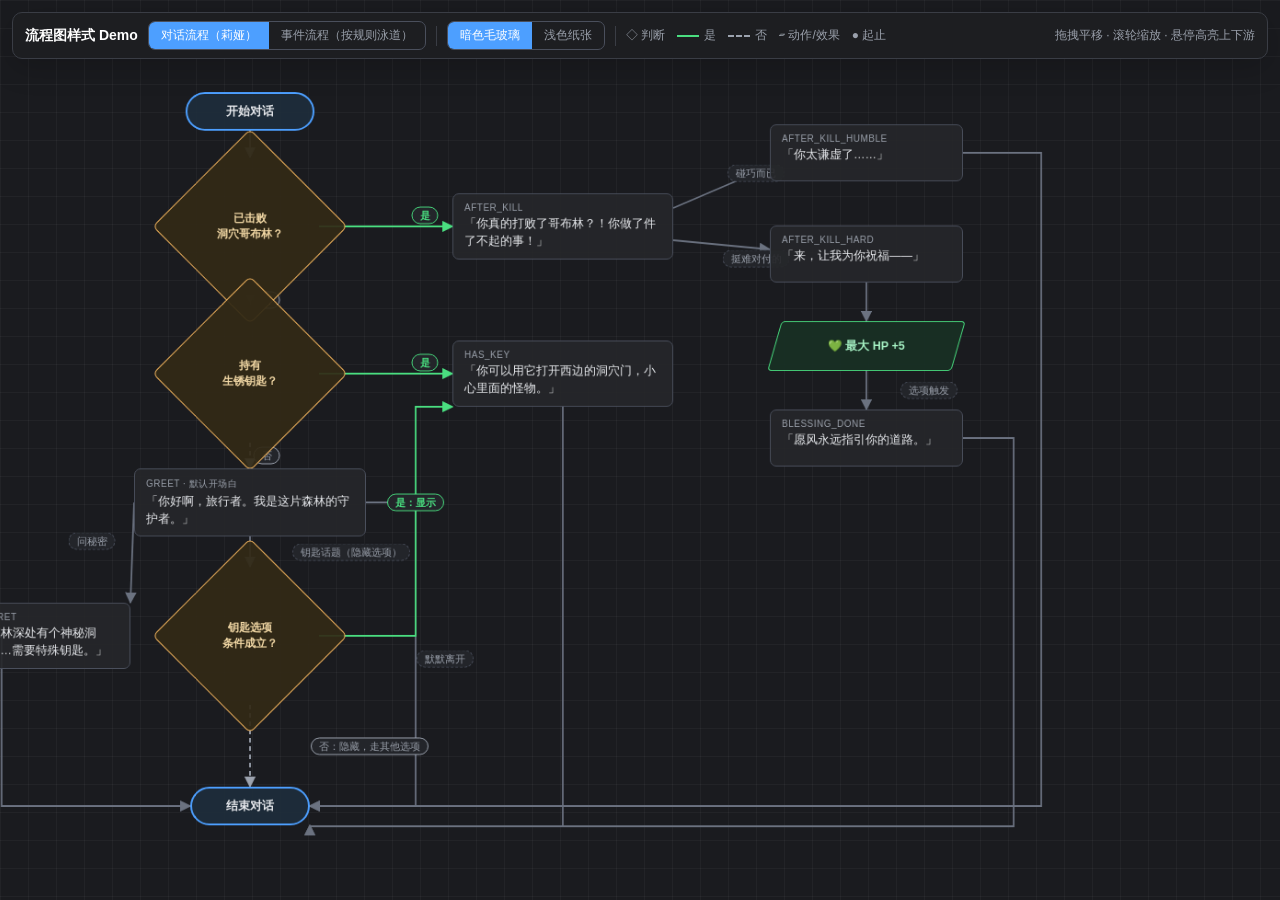
<file: demo_graph_style.html>
<!DOCTYPE html>
<html lang="zh-CN">
<head>
<meta charset="UTF-8">
<meta name="viewport" content="width=device-width, initial-scale=1.0">
<title>对话/事件 流程图样式 Demo</title>
<style>
/* ============================================================
   标准流程图样式 Demo（可双击直接打开，纯静态）
   符号：● 胶囊=起止  ▭ 矩形=过程（对话台词） ◇ 菱形=判断（条件）
         ▱ 平行四边形=动作（效果）   箭头边：是=绿 / 否=灰红
   双皮肤：dark-glass（暗色毛玻璃，与编辑器同体系）/ paper（浅色纸张）
   ============================================================ */
:root { --accent:#4d9fff; --font:-apple-system,"Segoe UI","Microsoft YaHei",sans-serif; }
* { box-sizing:border-box; margin:0; padding:0; }
html,body { height:100%; overflow:hidden; font-family:var(--font); }

body[data-theme="dark"] {
  --bg:#141518; --canvas:#1a1b1f; --grid:rgba(255,255,255,.035);
  --proc-bg:rgba(38,39,43,.9); --proc-border:#4a4f5c; --proc-text:#e8eaee; --proc-sub:#9aa0ab;
  --term-bg:rgba(30,46,60,.9); --term-border:#4d9fff;
  --dec-bg:rgba(50,42,22,.92); --dec-border:#f0b35e; --dec-text:#f3d9a6;
  --act-bg:rgba(24,48,36,.92); --act-border:#4ade80; --act-text:#a7f3c5;
  --edge:#6b7280; --edge-yes:#4ade80; --edge-no:#9ca3af;
  --edge-label-bg:#23252a; --panel-bg:rgba(30,31,34,.92); --panel-border:#3a3d45;
  --swim:#34383f; --title:#fff; --muted:#9aa0ab;
  color-scheme:dark;
}
body[data-theme="paper"] {
  --bg:#eceff3; --canvas:#f7f8fa; --grid:rgba(30,41,59,.07);
  --proc-bg:#ffffff; --proc-border:#aab4c2; --proc-text:#1f2937; --proc-sub:#6b7280;
  --term-bg:#e8f1ff; --term-border:#2563eb;
  --dec-bg:#fff7e0; --dec-border:#d97706; --dec-text:#92400e;
  --act-bg:#e9f9ef; --act-border:#16a34a; --act-text:#166534;
  --edge:#64748b; --edge-yes:#16a34a; --edge-no:#94a3b8;
  --edge-label-bg:#ffffff; --panel-bg:#ffffff; --panel-border:#d6dbe3;
  --swim:#cbd2dd; --title:#0f172a; --muted:#64748b;
  color-scheme:light;
}
body { background:var(--bg); color:var(--proc-text); }

.demo-bar {
  position:fixed; top:12px; left:12px; right:12px; z-index:50;
  display:flex; align-items:center; gap:10px; flex-wrap:wrap;
  background:var(--panel-bg); border:1px solid var(--panel-border);
  backdrop-filter:blur(14px); -webkit-backdrop-filter:blur(14px);
  border-radius:10px; padding:8px 12px; font-size:13px;
  box-shadow:0 8px 30px rgba(0,0,0,.18);
}
.demo-bar b { font-size:14px; color:var(--title); }
.demo-bar .sep { width:1px; height:20px; background:var(--panel-border); }
.seg { display:flex; border:1px solid var(--proc-border); border-radius:7px; overflow:hidden; }
.seg button { border:0; background:transparent; color:var(--muted); padding:5px 12px;
  cursor:pointer; font-family:inherit; font-size:12px; }
.seg button.on { background:var(--accent); color:#fff; }
.legend { display:flex; gap:12px; font-size:12px; color:var(--muted); flex-wrap:wrap; }
.legend span { display:flex; align-items:center; gap:5px; }
.legend i { width:22px; height:0; border-top:2px solid var(--edge); }
.legend i.yes { border-top-color:var(--edge-yes); }
.legend i.no { border-top:2px dashed var(--edge-no); }
.hint { color:var(--muted); font-size:12px; margin-left:auto; }

#viewport { position:fixed; inset:0; overflow:hidden; cursor:grab;
  background:
   linear-gradient(var(--grid) 1px, transparent 1px),
   linear-gradient(90deg, var(--grid) 1px, transparent 1px),
   var(--canvas);
  background-size:28px 28px; }
#viewport.dragging { cursor:grabbing; }
#world { position:absolute; left:0; top:0; transform-origin:0 0; will-change:transform; }
#edges { position:absolute; overflow:visible; }
#edges polyline { fill:none; stroke:var(--edge); stroke-width:1.8; }
#edges polyline.yes { stroke:var(--edge-yes); }
#edges polyline.no { stroke:var(--edge-no); stroke-dasharray:5 4; }
#edges polyline.dim, .shape.dim { opacity:.12; transition:opacity .12s; }
.shape { transition:opacity .12s, box-shadow .15s, border-color .15s; cursor:pointer; }
.shape:hover, .shape.hl { box-shadow:0 0 0 3px rgba(77,159,255,.22), 0 6px 20px rgba(0,0,0,.2); }

/* 起止：胶囊 */
.term {
  position:absolute; border-radius:999px;
  background:var(--term-bg); border:2px solid var(--term-border);
  color:var(--proc-text);
  display:flex; align-items:center; justify-content:center;
  font-size:13px; font-weight:600; text-align:center; padding:0 14px;
}
/* 过程：矩形（对话台词/规则处理） */
.proc {
  position:absolute; border-radius:7px;
  background:var(--proc-bg); border:1.6px solid var(--proc-border);
  color:var(--proc-text); padding:9px 12px;
}
.proc .pid { font-size:10px; letter-spacing:.5px; color:var(--proc-sub);
  text-transform:uppercase; margin-bottom:3px; }
.proc .ptext { font-size:12.5px; line-height:1.5; }
.proc.entry { border-left:4px solid var(--accent); }
.proc .tag-eff { display:inline-block; font-size:10.5px; color:var(--act-text);
  border:1px solid var(--act-border); border-radius:4px; padding:0 5px; margin-top:4px; }

/* 判断：菱形（外旋转 45°，内反向放字） */
.dec {
  position:absolute; transform:rotate(45deg);
  background:var(--dec-bg); border:1.8px solid var(--dec-border);
  display:flex; align-items:center; justify-content:center;
  border-radius:6px;
}
.dec .d-inner { transform:rotate(-45deg); width:118px; text-align:center;
  font-size:12px; line-height:1.4; color:var(--dec-text); font-weight:600; }
.dec.wide .d-inner { width:150px; }

/* 动作：平行四边形（效果/输入输出） */
.act {
  position:absolute; transform:skewX(-16deg);
  background:var(--act-bg); border:1.6px solid var(--act-border);
  display:flex; align-items:center; justify-content:center;
  border-radius:4px;
}
.act .a-inner { transform:skewX(16deg); font-size:12.5px; color:var(--act-text);
  font-weight:600; text-align:center; padding:0 16px; }

/* 忽略/不触发 小终止胶囊 */
.ignore {
  position:absolute; border-radius:999px; font-size:11px;
  border:1.5px dashed var(--edge-no); color:var(--muted);
  display:flex; align-items:center; justify-content:center; text-align:center; padding:0 10px;
  background:transparent;
}

/* 边标签（是/否/选项文字） */
.elab {
  position:absolute; transform:translate(-50%,-50%);
  background:var(--edge-label-bg); border:1px solid var(--proc-border);
  color:var(--muted); font-size:11px; padding:1px 8px; border-radius:10px;
  white-space:nowrap; pointer-events:auto; max-width:230px;
  overflow:hidden; text-overflow:ellipsis;
}
.elab.yes { color:var(--edge-yes); border-color:var(--edge-yes); font-weight:700; }
.elab.no  { color:var(--muted); border-color:var(--edge-no); }
.elab.choice { border-style:dashed; }

/* 泳道（事件视图） */
.swim {
  position:absolute; border:1.5px dashed var(--swim); border-radius:14px;
}
.swim .sw-title { position:absolute; top:-10px; left:16px; background:var(--canvas);
  padding:0 8px; font-size:11.5px; color:var(--muted); letter-spacing:1px; }

#tip { position:fixed; z-index:60; pointer-events:none; display:none; max-width:300px;
  background:var(--panel-bg); border:1px solid var(--panel-border); border-radius:9px;
  padding:9px 11px; font-size:12px; line-height:1.55; box-shadow:0 10px 34px rgba(0,0,0,.28); }
#tip h4 { font-size:12px; margin-bottom:4px; color:var(--title); }
#tip .muted { color:var(--muted); }
</style>
</head>
<body data-theme="dark">

<div class="demo-bar">
  <b>流程图样式 Demo</b>
  <div class="seg" id="view-seg">
    <button data-view="dialogue" class="on">对话流程（莉娅）</button>
    <button data-view="events">事件流程（按规则泳道）</button>
  </div>
  <div class="sep"></div>
  <div class="seg" id="theme-seg">
    <button data-theme="dark" class="on">暗色毛玻璃</button>
    <button data-theme="paper">浅色纸张</button>
  </div>
  <div class="sep"></div>
  <div class="legend">
    <span>◇ 判断</span><span><i class="yes"></i>是</span><span><i class="no"></i>否</span>
    <span>▱ 动作/效果</span><span>● 起止</span>
  </div>
  <span class="hint">拖拽平移 · 滚轮缩放 · 悬停高亮上下游</span>
</div>

<div id="viewport"><div id="world">
  <div id="swims"></div>
  <svg id="edges">
    <defs>
      <marker id="ar" viewBox="0 0 10 10" refX="9" refY="5" markerWidth="7" markerHeight="7" orient="auto-start-reverse">
        <path d="M0,0 L10,5 L0,10 z" fill="#6b7280"></path>
      </marker>
      <marker id="ar-yes" viewBox="0 0 10 10" refX="9" refY="5" markerWidth="7" markerHeight="7" orient="auto-start-reverse">
        <path d="M0,0 L10,5 L0,10 z" fill="#4ade80"></path>
      </marker>
      <marker id="ar-no" viewBox="0 0 10 10" refX="9" refY="5" markerWidth="7" markerHeight="7" orient="auto-start-reverse">
        <path d="M0,0 L10,5 L0,10 z" fill="#9ca3af"></path>
      </marker>
    </defs>
  </svg>
  <div id="labels"></div>
  <div id="nodes"></div>
</div></div>
<div id="tip"></div>

<script>
/* 坐标均为形状中心点（菱形 h/w 为旋转前边长，锚点取四个顶点） */
const D = 150; // 菱形边长

/* ============ 视图 1：对话流程图（真实数据：森林精灵莉娅） ============ */
const DIALOGUE = {
  width: 1180, height: 900,
  nodes: [
    { id:"start", shape:"term", cx:250, cy:45,  w:140, h:42, text:"开始对话" },
    { id:"d_kill", shape:"dec", cx:250, cy:170, w:D, h:D, wide:true,
      text:"已击败<br>洞穴哥布林？", tip:"问候规则①：enemy_killed = cave_goblin" },
    { id:"d_key", shape:"dec", cx:250, cy:330, w:D, h:D, wide:true,
      text:"持有<br>生锈钥匙？", tip:"问候规则②：has_item = rusty_key" },
    { id:"greet", shape:"proc", cx:250, cy:470, w:252, h:74, entry:true,
      title:"greet · 默认开场白",
      text:"「你好啊，旅行者。我是这片森林的守护者。」",
      tip:"过程节点 = NPC 的一句台词（对话树节点）" },
    { id:"d_opt", shape:"dec", cx:250, cy:615, w:D, h:D,
      text:"钥匙选项<br>条件成立？", tip:"选项自带 if：has_item=rusty_key；不成立则该选项对玩家隐藏" },
    { id:"end", shape:"term", cx:250, cy:800, w:130, h:42, text:"结束对话" },

    { id:"secret", shape:"proc", cx:30, cy:615, w:180, h:72,
      title:"secret", text:"「森林深处有个神秘洞穴……需要特殊钥匙。」" },

    { id:"after_kill", shape:"proc", cx:590, cy:170, w:240, h:72,
      title:"after_kill", text:"「你真的打败了哥布林？！你做了件了不起的事！」" },
    { id:"has_key", shape:"proc", cx:590, cy:330, w:240, h:72,
      title:"has_key", text:"「你可以用它打开西边的洞穴门，小心里面的怪物。」" },

    { id:"humble", shape:"proc", cx:920, cy:90, w:210, h:62,
      title:"after_kill_humble", text:"「你太谦虚了……」" },
    { id:"hard", shape:"proc", cx:920, cy:200, w:210, h:62,
      title:"after_kill_hard", text:"「来，让我为你祝福——」" },
    { id:"bless", shape:"act", cx:920, cy:300, w:200, h:54,
      text:"💚 最大 HP +5", tip:"动作节点 = 选项挂的效果（max_hp）" },
    { id:"done", shape:"proc", cx:920, cy:400, w:210, h:62,
      title:"blessing_done", text:"「愿风永远指引你的道路。」" },
  ],
  edges: [
    { p:[[250,66],[250,95]] },
    { p:[[325,170],[590-120,170]], kind:"yes", label:"是", lx:440, ly:158 },
    { p:[[250,245],[250,255]], kind:"no", label:"否", lx:268, ly:250 },
    { p:[[325,330],[590-120,330]], kind:"yes", label:"是", lx:440, ly:318 },
    { p:[[250,405],[250,433]], kind:"no", label:"否", lx:268, ly:419 },
    // greet 三选项
    { p:[[124,470],[30+90,579]], label:"问秘密", lx:78, ly:512, cls:"choice" },
    { p:[[250,507],[250,540]], label:"钥匙话题（隐藏选项）", lx:360, ly:524, cls:"choice" },
    { p:[[376,470],[430,470],[430,800],[315,800]], label:"默默离开", lx:462, ly:640, cls:"choice" },
    // d_opt 判断
    { p:[[325,615],[430,615],[430,366],[590-120,366]], kind:"yes", label:"是：显示", lx:430, ly:470 },
    { p:[[250,690],[250,779]], kind:"no", label:"否：隐藏，走其他选项", lx:380, ly:735 },
    { p:[[30-90,615],[-20,615],[-20,800],[185,800]] },
    // after_kill 两选项
    { p:[[710,150],[920-105,105]], label:"碰巧而已", lx:800, ly:112, cls:"choice" },
    { p:[[710,185],[920-105,195]], label:"挺难对付的", lx:800, ly:205, cls:"choice" },
    { p:[[920,231],[920,273]] },
    { p:[[920,327],[920,369]], label:"选项触发", lx:988, ly:348, cls:"choice" },
    // 右侧分支回流到结束（贴画布右边走，避免穿主干）
    { p:[[920+105,90],[1110,90],[1110,800],[315,800]] },
    { p:[[920+105,400],[1080,400],[1080,822],[315,822],[315,821]] },
    // has_key → 结束
    { p:[[590,366],[590,822],[315,822],[315,821]] },
  ]
};

/* ============ 视图 2：事件流程（三条规则 = 三条泳道） ============ */
const EVENTS = {
  width: 1180, height: 640,
  swims: [
    { x:30,  y:20, w:330, h:600, title:"规则 1 · ITEM_TAKEN" },
    { x:395, y:20, w:330, h:600, title:"规则 2 · ENEMY_KILLED" },
    { x:760, y:20, w:390, h:600, title:"规则 3 · SCENE_ENTER（含 when）" },
  ],
  nodes: [
    // 泳道1
    { id:"e1s", shape:"term", cx:195, cy:62,  w:170, h:42, text:"事件：拾取物品" },
    { id:"e1d", shape:"dec",  cx:195, cy:190, w:160, h:160, wide:true,
      text:"物品=锈钥匙<br>且 地点=森林？", tip:"if：事件参数全等匹配（item_id + from_scene）" },
    { id:"e1ig",shape:"ignore",cx:345,cy:190, w:70, h:34, text:"忽略" },
    { id:"e1p", shape:"proc", cx:195, cy:340, w:250, h:60,
      title:"rusty_key_unlocks_cave", text:"命中规则：锈钥匙解锁洞穴门" },
    { id:"e1a", shape:"act",  cx:195, cy:450, w:220, h:54, text:"🔓 解锁 森林→洞穴" },
    { id:"e1e", shape:"term", cx:195, cy:560, w:120, h:42, text:"结束" },
    // 泳道2
    { id:"e2s", shape:"term", cx:560, cy:62,  w:170, h:42, text:"事件：敌人被击败" },
    { id:"e2d", shape:"dec",  cx:560, cy:190, w:150, h:150,
      text:"敌人=<br>洞穴哥布林？", tip:"if：enemy_id 全等；ENEMY_KILLED 只在敌人死亡时触发" },
    { id:"e2ig",shape:"ignore",cx:705,cy:190, w:70, h:34, text:"忽略" },
    { id:"e2p", shape:"proc", cx:560, cy:340, w:250, h:60,
      title:"kill_goblin_potion", text:"命中规则：击杀哥布林得药水" },
    { id:"e2a", shape:"act",  cx:560, cy:450, w:220, h:54, text:"🧪 给予 治疗药水 ×1" },
    { id:"e2e", shape:"term", cx:560, cy:560, w:120, h:42, text:"结束" },
    // 泳道3（when 双判断）
    { id:"e3s", shape:"term", cx:955, cy:62,  w:170, h:42, text:"事件：进入场景" },
    { id:"e3d1",shape:"dec",  cx:955, cy:175, w:150, h:150,
      text:"场景=<br>星之城？", tip:"if：scene_id 全等" },
    { id:"e3ig1",shape:"ignore",cx:1100,cy:175,w:70, h:34, text:"忽略" },
    { id:"e3d2",shape:"dec",  cx:955, cy:320, w:170, h:170, wide:true,
      text:"when：持有标志<br>pass_allowed？", tip:"when：世界状态条件（flags），与 if 是 AND" },
    { id:"e3ig2",shape:"ignore",cx:1105,cy:320,w:86, h:34, text:"不触发" },
    { id:"e3a", shape:"act",  cx:955, cy:470, w:200, h:54, text:"💰 金币 +5" },
    { id:"e3e", shape:"term", cx:955, cy:575, w:120, h:42, text:"结束" },
  ],
  edges: [
    { p:[[195,83],[195,110]] },
    { p:[[195,270],[195,310]], kind:"yes", label:"是", lx:213, ly:290 },
    { p:[[275,190],[310,190]], kind:"no", label:"否", lx:292, ly:178 },
    { p:[[195,370],[195,423]] },
    { p:[[195,477],[195,539]] },

    { p:[[560,83],[560,115]] },
    { p:[[560,265],[560,310]], kind:"yes", label:"是", lx:578, ly:287 },
    { p:[[635,190],[670,190]], kind:"no", label:"否", lx:652, ly:178 },
    { p:[[560,370],[560,423]] },
    { p:[[560,477],[560,539]] },

    { p:[[955,83],[955,100]] },
    { p:[[955,250],[955,235+10]], kind:"yes", label:"是", lx:973, ly:244 },
    { p:[[1030,175],[1065,175]], kind:"no", label:"否", lx:1048, ly:163 },
    { p:[[955,405],[955,443]], kind:"yes", label:"是", lx:973, ly:424 },
    { p:[[1040,320],[1062,320]], kind:"no", label:"否", lx:1051, ly:308 },
    { p:[[955,497],[955,554]] },
  ]
};

/* ============ 渲染 ============ */
let cur = null, scale = .92, tx = 20, ty = 70;
const $ = id => document.getElementById(id);
const byId = list => Object.fromEntries(list.map(n => [n.id, n]));

function anchors(n){
  if (n.shape === "dec") return {
    t:[n.cx,n.cy-n.h/2], b:[n.cx,n.cy+n.h/2],
    l:[n.cx-n.w/2,n.cy], r:[n.cx+n.w/2,n.cy] };
  return {
    t:[n.cx,n.cy-n.h/2], b:[n.cx,n.cy+n.h/2],
    l:[n.cx-n.w/2,n.cy], r:[n.cx+n.w/2,n.cy] };
}

function load(view) {
  cur = view === "dialogue" ? DIALOGUE : EVENTS;
  cur.map = byId(cur.nodes);
  $("nodes").innerHTML = ""; $("labels").innerHTML = ""; $("swims").innerHTML = "";
  $("edges").querySelectorAll("polyline").forEach(p => p.remove());  // 保留 marker defs
  // 推断每条边的起止节点（首/末点最近的形状锚点），供 hover 精确高亮
  cur.edges.forEach((e,i) => {
    e._from = nearestNode(e.p[0]); e._to = nearestNode(e.p[e.p.length-1]);
    e._i = i;
  });
  (cur.swims||[]).forEach(s => {
    const d = document.createElement("div"); d.className="swim";
    d.style.left=s.x+"px"; d.style.top=s.y+"px"; d.style.width=s.w+"px"; d.style.height=s.h+"px";
    d.innerHTML = `<span class="sw-title">${s.title}</span>`;
    $("swims").appendChild(d);
  });
  cur.nodes.forEach(n => $("nodes").appendChild(renderShape(n)));
  const svg = $("edges");
  svg.setAttribute("width", cur.width); svg.setAttribute("height", cur.height);
  svg.style.width = cur.width+"px"; svg.style.height = cur.height+"px";
  cur.edges.forEach((e,i) => {
    const pl = document.createElementNS("http://www.w3.org/2000/svg","polyline");
    pl.setAttribute("points", e.p.map(q=>q.join(",")).join(" "));
    if (e.kind) pl.classList.add(e.kind);
    pl.dataset.i = i;
    const mk = e.kind === "yes" ? "ar-yes" : e.kind === "no" ? "ar-no" : "ar";
    pl.setAttribute("marker-end", `url(#${mk})`);
    svg.appendChild(pl);
    if (e.label) {
      const l = document.createElement("div");
      l.className = "elab " + (e.kind||"") + " " + (e.cls||"");
      l.textContent = e.label;
      l.style.left = e.lx+"px"; l.style.top = e.ly+"px";
      $("labels").appendChild(l);
    }
  });
  // 标签层/节点层尺寸
  ["labels","nodes"].forEach(id => {
    $(id).style.width = cur.width+"px"; $(id).style.height = cur.height+"px";
    $(id).style.position = "absolute"; $(id).style.left=0; $(id).style.top=0;
  });
  apply();
}

function renderShape(n) {
  const el = document.createElement("div");
  el.className = `shape ${n.shape}`;
  el.dataset.id = n.id;
  el.style.left = (n.cx-n.w/2)+"px";
  el.style.top  = (n.cy-n.h/2)+"px";
  el.style.width = n.w+"px"; el.style.height = n.h+"px";
  let inner = "";
  if (n.shape === "dec") inner = `<div class="d-inner${n.wide?" wide":""}">${n.text}</div>`;
  else if (n.shape === "act") inner = `<div class="a-inner">${n.text}</div>`;
  else if (n.shape === "proc")
    inner = (n.title?`<div class="pid">${n.title}</div>`:"")+`<div class="ptext">${n.text}</div>`;
  else inner = n.text;
  el.innerHTML = inner;
  const tipHtml = n.tip ? `<h4>${n.title||n.text.replace(/<br>/g," ")}</h4><div class="muted">${n.tip}</div>`
    : (n.title?`<h4>${n.title}</h4>`:"");
  if (tipHtml) {
    el.addEventListener("mouseenter", ev => showTip(ev, tipHtml));
    el.addEventListener("mousemove", moveTip);
    el.addEventListener("mouseleave", hideTip);
  }
  el.addEventListener("mouseenter", () => hl(n.id,true));
  el.addEventListener("mouseleave", () => hl(null,false));
  return el;
}

function nearestNode(pt) {
  /**找距离点最近的形状锚点（用于推断边的起止节点） */
  let best = null, bd = 70*70;
  for (const n of cur.nodes) {
    for (const q of Object.values(anchors(n))) {
      const dd = (q[0]-pt[0])**2 + (q[1]-pt[1])**2;
      if (dd < bd) { bd = dd; best = n.id; }
    }
  }
  return best;
}

function hl(id, on) {
  document.querySelectorAll(".shape").forEach(s=>s.classList.remove("hl","dim"));
  document.querySelectorAll("#edges polyline").forEach(p=>p.classList.remove("dim"));
  if (!on) return;
  const linked = new Set([id]);
  cur.edges.forEach(e => {
    if (e._from === id) linked.add(e._to);
    if (e._to === id && e._from) linked.add(e._from);
  });
  document.querySelectorAll(".shape").forEach(s => {
    if (!linked.has(s.dataset.id)) s.classList.add("dim");
    if (s.dataset.id === id) s.classList.add("hl");
  });
  document.querySelectorAll("#edges polyline").forEach(p => {
    const e = cur.edges[+p.dataset.i];
    if (e._from !== id && e._to !== id) p.classList.add("dim");
  });
}

const tip = $("tip");
function showTip(ev,h){ tip.innerHTML=h; tip.style.display="block"; moveTip(ev); }
function moveTip(ev){ tip.style.left=(ev.clientX+16)+"px"; tip.style.top=(ev.clientY+14)+"px"; }
function hideTip(){ tip.style.display="none"; }

function apply(){ $("world").style.transform=`translate(${tx}px,${ty}px) scale(${scale})`; }
const vp = $("viewport");
let drag=false, sx=0, sy=0;
vp.addEventListener("mousedown",e=>{drag=true;sx=e.clientX-tx;sy=e.clientY-ty;vp.classList.add("dragging");});
window.addEventListener("mousemove",e=>{if(!drag)return;tx=e.clientX-sx;ty=e.clientY-sy;apply();});
window.addEventListener("mouseup",()=>{drag=false;vp.classList.remove("dragging");});
vp.addEventListener("wheel",e=>{ e.preventDefault();
  const f=e.deltaY<0?1.12:1/1.12, ns=Math.min(2,Math.max(.3,scale*f));
  tx=e.clientX-(e.clientX-tx)*(ns/scale); ty=e.clientY-(e.clientY-ty)*(ns/scale);
  scale=ns; apply();
},{passive:false});

document.querySelectorAll("#view-seg button").forEach(b=>b.addEventListener("click",()=>{
  document.querySelectorAll("#view-seg button").forEach(x=>x.classList.remove("on"));
  b.classList.add("on"); load(b.dataset.view);
}));
document.querySelectorAll("#theme-seg button").forEach(b=>b.addEventListener("click",()=>{
  document.querySelectorAll("#theme-seg button").forEach(x=>x.classList.remove("on"));
  b.classList.add("on"); document.body.dataset.theme=b.dataset.theme;
}));

load("dialogue");
apply();
</script>
</body>
</html>
</file>
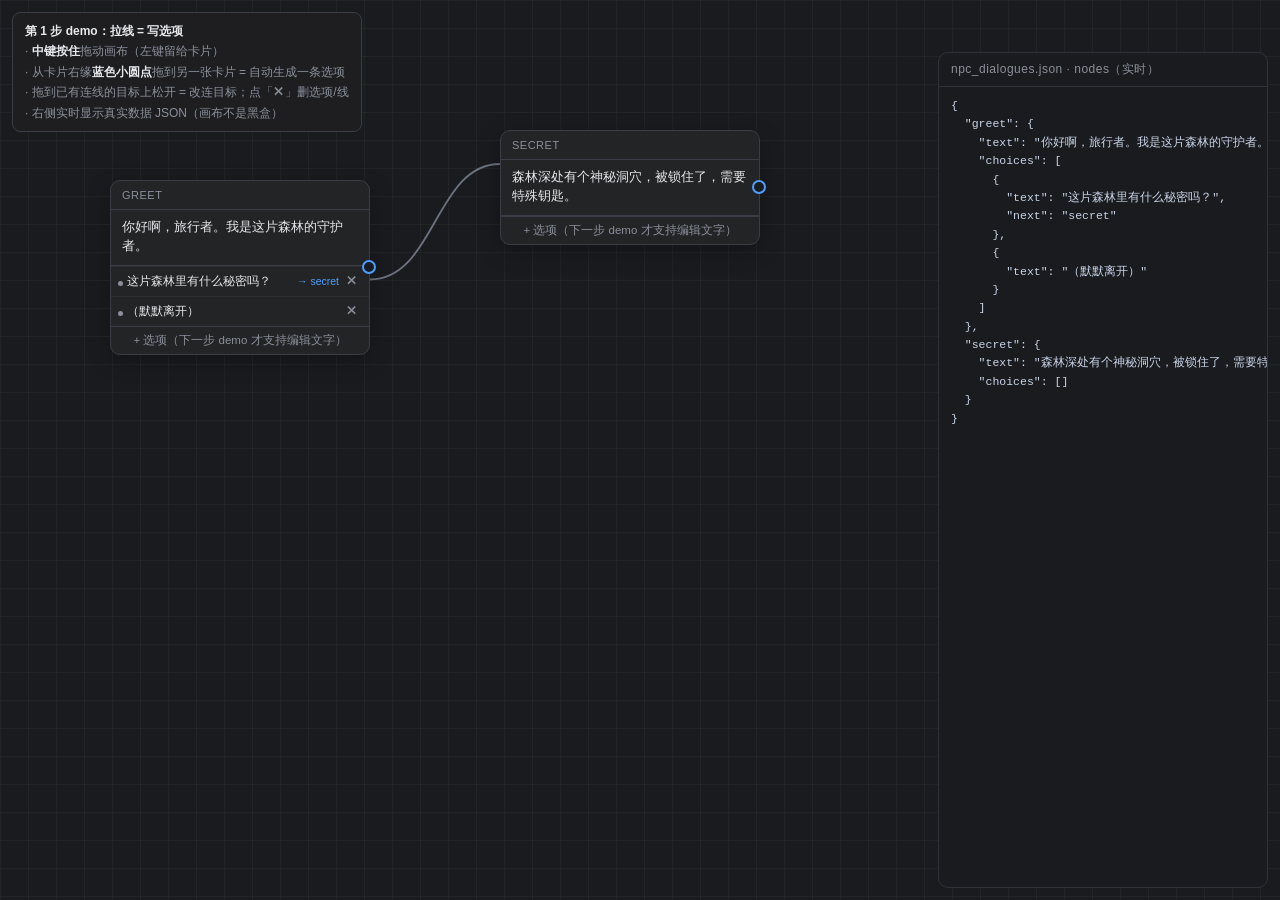
<file: static/demo_canvas.html>
<!DOCTYPE html>
<html lang="zh-CN">
<head>
<meta charset="UTF-8">
<title>画布 demo · 第 1 步：拉线 = 写选项</title>
<style>
:root {
  --bg:#141518; --canvas:#1a1b1f; --grid:rgba(255,255,255,.035);
  --card-bg:rgba(37,38,40,.88); --card-border:#3a3d45; --card-border-hl:#4d9fff;
  --text:#e6e8ec; --sub:#8b909b;
  --edge:#6b7280; --edge-new:#4d9fff;
  --panel-bg:rgba(26,27,31,.94); --panel-border:#2f3239;
}
* { box-sizing:border-box; margin:0; padding:0; }
html,body { height:100%; overflow:hidden;
  font-family:-apple-system,"Segoe UI","Microsoft YaHei",sans-serif; background:var(--bg); color:var(--text); }

#hint {
  position:fixed; top:12px; left:12px; z-index:40;
  background:rgba(30,31,34,.9); border:1px solid #3a3d45; border-radius:8px;
  padding:8px 12px; font-size:12px; color:var(--sub); line-height:1.7;
}
#hint b { color:var(--text); }

#viewport {
  position:fixed; inset:0; overflow:hidden;
  cursor: grab;
  background:
    linear-gradient(var(--grid) 1px, transparent 1px),
    linear-gradient(90deg, var(--grid) 1px, transparent 1px),
    var(--canvas);
  background-size:28px 28px;
}
#viewport.panning { cursor: grabbing; }
#world { position:absolute; left:0; top:0; transform-origin:0 0; }
#edges, #cards, #ghosts { position:absolute; left:0; top:0; }
#edges { overflow:visible; }
#edges path { fill:none; stroke:var(--edge); stroke-width:1.8; pointer-events:stroke; cursor:pointer; }
#edges path:hover { stroke:var(--card-border-hl); }
#edges path.new { stroke:var(--edge-new); stroke-dasharray:6 4; }

/* 等宽统一卡片 */
.card {
  position:absolute; width:260px;
  background:var(--card-bg); border:1.5px solid var(--card-border);
  border-radius:10px; backdrop-filter:blur(10px); -webkit-backdrop-filter:blur(10px);
  box-shadow:0 6px 22px rgba(0,0,0,.28);
  user-select:none;
}
.card.sel { border-color:var(--card-border-hl); box-shadow:0 0 0 3px rgba(77,159,255,.16); }
.card-head {
  display:flex; align-items:center; gap:8px;
  padding:8px 11px; border-bottom:1px solid var(--card-border);
  font-size:11px; color:var(--sub); letter-spacing:.5px;
}
.card-head .cid { text-transform:uppercase; }
.card-head .del { margin-left:auto; cursor:pointer; color:var(--sub); }
.card-head .del:hover { color:#f87171; }
.card-text {
  padding:8px 11px; font-size:12.5px; line-height:1.55; color:var(--text);
  white-space:pre-wrap; cursor:text;
}
.choices { border-top:1px solid var(--card-border); }
.choice-row {
  position:relative; display:flex; align-items:center; gap:7px;
  padding:6px 11px 6px 16px; font-size:12px; color:var(--text);
  border-top:1px solid rgba(255,255,255,.04);
}
.choice-row::before {
  content:""; position:absolute; left:7px; top:50%; width:5px; height:5px;
  border-radius:50%; background:var(--sub);
}
.choice-row .ch-text { flex:1; white-space:nowrap; overflow:hidden; text-overflow:ellipsis; }
.choice-row .ch-next { font-size:10.5px; color:var(--card-border-hl); }
.choice-row .ch-del { cursor:pointer; color:var(--sub); }
.choice-row .ch-del:hover { color:#f87171; }
.add-choice {
  width:100%; border:0; border-top:1px solid var(--card-border);
  background:transparent; color:var(--sub); font-size:11.5px;
  padding:6px; cursor:pointer; border-radius:0 0 10px 10px; font-family:inherit;
}
.add-choice:hover { color:var(--card-border-hl); }

/* 卡片上的拉线锚点（右边小圆） */
.port {
  position:absolute; right:-7px; top:50%; transform:translateY(-50%);
  width:14px; height:14px; border-radius:50%;
  background:var(--canvas); border:2px solid var(--card-border-hl);
  cursor:crosshair; z-index:5;
}
.port:hover { background:var(--card-border-hl); }
/* 悬停目标高亮 */
.card.drop-target { border-color:#4ade80; box-shadow:0 0 0 3px rgba(74,222,128,.18); }

/* 右侧常驻代码面板：画布不是黑盒 */
#codepanel {
  position:fixed; top:52px; right:12px; bottom:12px; width:330px; z-index:30;
  background:var(--panel-bg); border:1px solid var(--panel-border);
  border-radius:10px; display:flex; flex-direction:column; overflow:hidden;
}
#codepanel .cp-head {
  padding:8px 12px; font-size:12px; color:var(--sub);
  border-bottom:1px solid var(--panel-border); letter-spacing:.5px;
}
#codepanel pre {
  flex:1; overflow:auto; padding:10px 12px; font-size:11.5px; line-height:1.6;
  color:#c8d4e8; font-family:Consolas,"Courier New",monospace;
}
</style>
</head>
<body>

<div id="hint">
  <b>第 1 步 demo：拉线 = 写选项</b><br>
  · <b>中键按住</b>拖动画布（左键留给卡片）<br>
  · 从卡片右缘<b>蓝色小圆点</b>拖到另一张卡片 = 自动生成一条选项<br>
  · 拖到已有连线的目标上松开 = 改连目标；点「✕」删选项/线<br>
  · 右侧实时显示真实数据 JSON（画布不是黑盒）
</div>

<div id="viewport"><div id="world">
  <svg id="edges" width="3000" height="2000" style="width:3000px;height:2000px;">
    <defs><marker id="ar" viewBox="0 0 10 10" refX="9" refY="5" markerWidth="7" markerHeight="7" orient="auto-start-reverse">
      <path d="M0,0 L10,5 L0,10 z" fill="#6b7280"/></marker></defs>
  </svg>
  <div id="cards" style="width:3000px;height:2000px;"></div>
</div></div>

<div id="codepanel">
  <div class="cp-head">npc_dialogues.json · nodes（实时）</div>
  <pre id="code"></pre>
</div>

<script>
/* ============ 真实数据结构（M5 格式），只保留对话树部分 ============ */
const DATA = {
  greet: {
    x: 80, y: 120,
    text: "你好啊，旅行者。我是这片森林的守护者。",
    choices: [
      { text: "这片森林里有什么秘密吗？", next: "secret" },
      { text: "（默默离开）" },
    ]
  },
  secret: {
    x: 470, y: 70,
    text: "森林深处有个神秘洞穴，被锁住了，需要特殊钥匙。",
    choices: []
  }
};

const CARD_W = 260;
let $ = id => document.getElementById(id);
let panX = 30, panY = 60, scale = 1;

/* ---------- 渲染 ---------- */
function render() {
  renderCards();
  renderEdges();
  renderCode();
}
function renderCards() {
  const box = $("cards"); box.innerHTML = "";
  for (const [id, n] of Object.entries(DATA)) {
    const card = document.createElement("div");
    card.className = "card"; card.dataset.id = id;
    card.style.left = n.x + "px"; card.style.top = n.y + "px";
    card.innerHTML =
      `<div class="card-head"><span class="cid">${id}</span></div>
       <div class="card-text">${esc(n.text)}</div>
       <div class="choices"></div>
       <button class="add-choice" type="button">+ 选项（下一步 demo 才支持编辑文字）</button>
       <span class="port" title="拖到另一张卡片建立选项"></span>`;
    const chBox = card.querySelector(".choices");
    n.choices.forEach((c, idx) => {
      const row = document.createElement("div"); row.className = "choice-row";
      row.innerHTML = `<span class="ch-text">${esc(c.text || "（未填文字）")}</span>` +
        (c.next ? `<span class="ch-next">→ ${c.next}</span>` : ``) +
        `<span class="ch-del" title="删除该选项/连线">✕</span>`;
      row.querySelector(".ch-del").onclick = () => { n.choices.splice(idx,1); render(); };
      chBox.appendChild(row);
    });
    card.querySelector(".add-choice").onclick = () => {
      n.choices.push({ text: "" }); render();
    };
    box.appendChild(card);
  }
}

/* 边：从源卡右缘（按选项行高度）到目标卡左缘 */
function edgeEndpoints(fromId, choiceIdx) {
  const from = DATA[fromId];
  const a = document.querySelector(`.card[data-id="${fromId}"]`);
  if (!a) return null;
  // 起点：头部+文本区之后，第 idx 个选项行的中心
  const headH = a.querySelector(".card-head").offsetHeight;
  const textH = a.querySelector(".card-text").offsetHeight;
  const rowH = 31; // choice-row 高度
  const sy = from.y + headH + textH + rowH * (choiceIdx + .5);
  const sx = from.x + CARD_W;
  const toId = from.choices[choiceIdx].next;
  const to = DATA[toId];
  return { sx, sy, ex: to.x, ey: to.y + 34, mx: (sx + to.x) / 2, toId };
}
function renderEdges() {
  const svg = $("edges");
  svg.querySelectorAll("path").forEach(p => p.remove());
  for (const [id, n] of Object.entries(DATA)) {
    n.choices.forEach((c, idx) => {
      if (!c.next || !DATA[c.next]) return;
      const e = edgeEndpoints(id, idx);
      const p = document.createElementNS("http://www.w3.org/2000/svg","path");
      p.setAttribute("d",
        `M ${e.sx} ${e.sy} C ${e.mx} ${e.sy}, ${e.mx} ${e.ey}, ${e.ex} ${e.ey}`);
      p.setAttribute("marker-end", "url(#ar)");
      svg.appendChild(p);
    });
  }
}
function renderCode() {
  const out = {};
  for (const [id, n] of Object.entries(DATA)) {
    out[id] = { text: n.text, choices: n.choices.map(c => {
      const o = { text: c.text }; if (c.next) o.next = c.next; return o;
    })};
  }
  $("code").textContent = JSON.stringify(out, null, 2);
}
function esc(s){ return (s||"").replace(/[&<>]/g, c=>({"&":"&amp;","<":"&lt;",">":"&gt;"}[c])); }
function screenToWorld(x,y){ return { x:(x-panX)/scale, y:(y-panY)/scale }; }
function cardAt(wx,wy){
  for (const [id,n] of Object.entries(DATA)) {
    const h = cardHeight(id);
    if (wx>=n.x && wx<=n.x+CARD_W && wy>=n.y && wy<=n.y+h) return id;
  }
  return null;
}
function cardHeight(id){ return document.querySelector(`.card[data-id="${id}"]`)?.offsetHeight || 160; }

/* ---------- 中键拖画布 ---------- */
const vp = $("viewport");
let panning=false, psx=0, psy=0;
vp.addEventListener("mousedown", e => {
  if (e.button !== 1) return;               // 只响应中键
  e.preventDefault();
  panning=true; psx=e.clientX-panX; psy=e.clientY-panY; vp.classList.add("panning");
});
window.addEventListener("mousemove", e => { if(panning){ panX=e.clientX-psx; panY=e.clientY-psy; apply(); }});
window.addEventListener("mouseup", () => { panning=false; vp.classList.remove("panning"); });
vp.addEventListener("auxclick", e => e.preventDefault()); // 禁中键自动滚动
function apply(){ $("world").style.transform=`translate(${panX}px,${panY}px) scale(${scale})`; }
vp.addEventListener("wheel", e => { e.preventDefault();
  const f=e.deltaY<0?1.12:1/1.12, ns=Math.min(1.6,Math.max(.4,scale*f));
  panX=e.clientX-(e.clientX-panX)*(ns/scale); panY=e.clientY-(e.clientY-panY)*(ns/scale);
  scale=ns; apply();
},{passive:false});

/* ---------- 从端口拉线 = 建/改选项 ---------- */
let linking = null;  // {fromId}
const svg = $("edges");

document.addEventListener("mousedown", e => {
  const port = e.target.closest?.(".port");
  if (!port) return;
  e.preventDefault();
  const fromId = port.closest(".card").dataset.id;
  linking = { fromId };
  document.querySelectorAll(".card").forEach(c => c.classList.add("linking"));
});
document.addEventListener("mousemove", e => {
  if (!linking) return;
  let ghost = svg.querySelector("path.new");
  if (!ghost) {
    ghost = document.createElementNS("http://www.w3.org/2000/svg","path");
    ghost.classList.add("new");
    svg.appendChild(ghost);
  }
  const from = DATA[linking.fromId];
  const sx = from.x + CARD_W, sy = from.y + 30;
  const w = screenToWorld(e.clientX, e.clientY);
  ghost.setAttribute("d", `M ${sx} ${sy} C ${(sx+w.x)/2} ${sy}, ${(sx+w.x)/2} ${w.y}, ${w.x} ${w.y}`);
  // 目标高亮
  document.querySelectorAll(".card").forEach(c => c.classList.remove("drop-target"));
  const tid = cardAt(w.x, w.y);
  if (tid && tid !== linking.fromId)
    document.querySelector(`.card[data-id="${tid}"]`)?.classList.add("drop-target");
});
document.addEventListener("mouseup", e => {
  if (!linking) return;
  const w = screenToWorld(e.clientX, e.clientY);
  const tid = cardAt(w.x, w.y);
  document.querySelectorAll(".card").forEach(c => c.classList.remove("linking","drop-target"));
  svg.querySelector("path.new")?.remove();

  if (tid && tid !== linking.fromId) {
    const from = DATA[linking.fromId];
    // 复用第一条空选项；否则新增一条。next 写入即"自动写内容"
    let ch = from.choices.find(c => !c.next);
    if (!ch) { ch = { text: "" }; from.choices.push(ch); }
    ch.next = tid;
    render();
  }
  linking = null;
});

apply();
render();
</script>
</body>
</html>
</file>
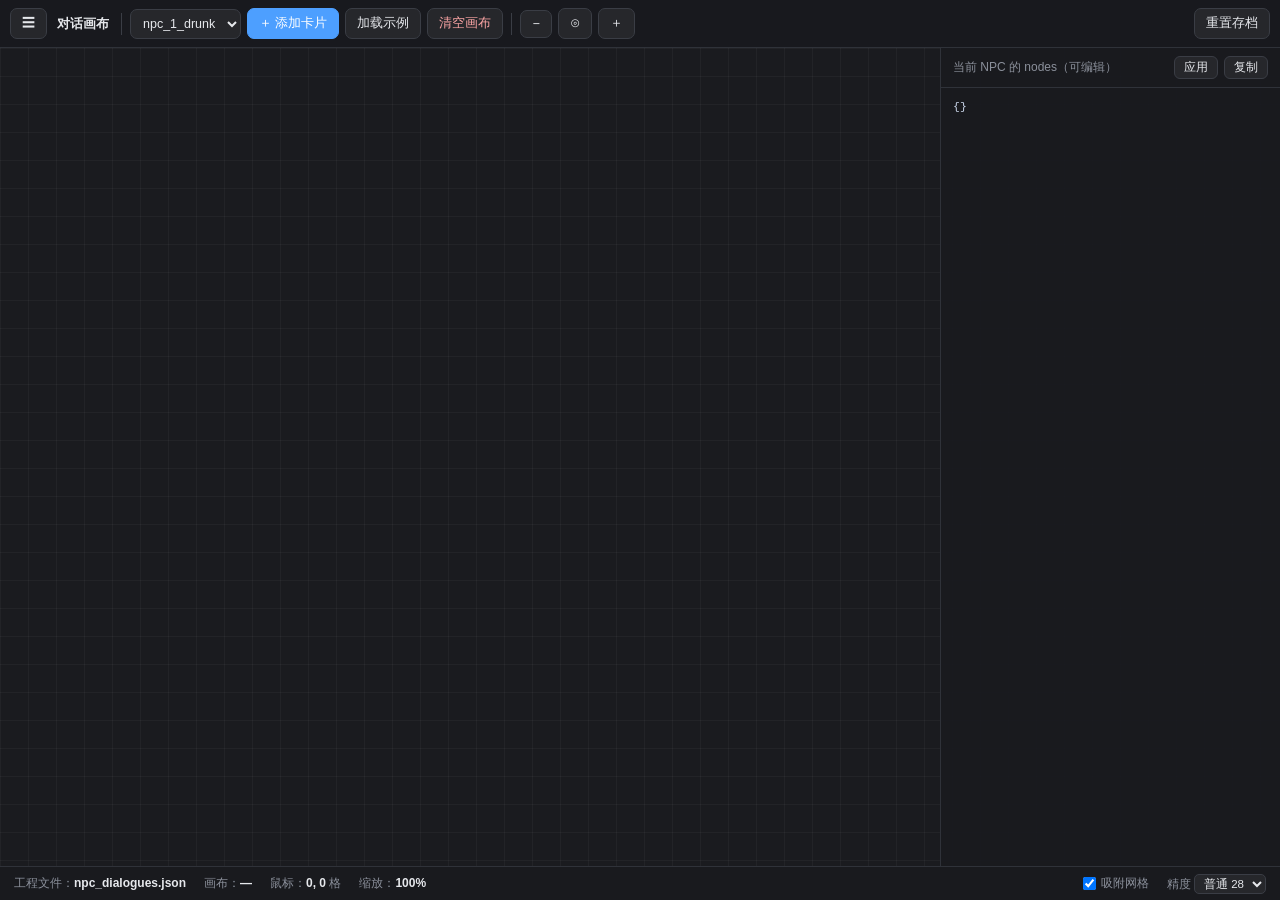
<file: static/demo_drawflow.html>
<!DOCTYPE html>
<html lang="zh-CN">
<head>
<meta charset="UTF-8">
<title>对话画布 demo · 网格/多NPC</title>
<link rel="stylesheet" href="demo-lib/drawflow.min.css">
<style>
:root {
  --card-bg:rgba(37,38,40,.92); --card-border:#3a3d45; --hl:#4d9fff;
  --text:#e6e8ec; --sub:#8b909b; --edge:#6b7280;
}
* { box-sizing:border-box; margin:0; padding:0; }
html,body { height:100%; overflow:hidden;
  font-family:-apple-system,"Segoe UI","Microsoft YaHei",sans-serif; background:#141518; color:var(--text); }

#df {
  position:fixed; top:48px; left:0; right:0; bottom:34px;
  --grid:28px;
  background:
    linear-gradient(rgba(255,255,255,.035) 1px, transparent 1px),
    linear-gradient(90deg, rgba(255,255,255,.035) 1px, transparent 1px),
    #1a1b1f;
  background-size:var(--grid) var(--grid);
}
#df.grabbing, #df.grabbing * { cursor:grabbing !important; }

/* 卡片：统一宽 280 = 10 普通格(28)，位置吸附格点 */
.drawflow .drawflow-node {
  width:280px; min-height:0; padding:0; display:flex; align-items:stretch;
  background:var(--card-bg); border:1.5px solid var(--card-border); border-radius:10px;
  color:var(--text); box-shadow:0 6px 22px rgba(0,0,0,.28);
  backdrop-filter:blur(10px); -webkit-backdrop-filter:blur(10px);
}
.drawflow .drawflow-node.selected { background:var(--card-bg);
  border-color:var(--hl); box-shadow:0 0 0 3px rgba(77,159,255,.16); }
.drawflow .drawflow-node .inputs,
.drawflow .drawflow-node .outputs { width:0; }
.drawflow .drawflow-node .inputs { display:flex; align-items:center; }
.drawflow .drawflow-node .outputs { display:block; position:relative; }
.drawflow_content_node { width:100%; position:relative; }
.n-head { font-size:11px; color:var(--sub); letter-spacing:.5px; text-transform:uppercase;
  padding:8px 11px; border-bottom:1px solid var(--card-border); }
.n-text { padding:8px 11px; font-size:12.5px; line-height:1.55; }
.n-choice { display:flex; gap:7px; align-items:center; padding:7px 11px; font-size:12px;
  border-top:1px solid rgba(255,255,255,.04); }
.n-choice::before { content:""; width:5px; height:5px; border-radius:50%; background:var(--sub); flex:none; }
.n-choice .t { flex:1; white-space:nowrap; overflow:hidden; text-overflow:ellipsis; }
.n-choice .n { font-size:10.5px; color:var(--hl); }

.drawflow .drawflow-node .input,
.drawflow .drawflow-node .output {
  position:absolute; width:13px; height:13px;
  background:#1a1b1f; border:2px solid var(--hl); border-radius:50%;
  cursor:crosshair; z-index:3; margin:0;
}
.drawflow .drawflow-node .input { left:-6.5px; top:50%; transform:translateY(-50%); }
.drawflow .drawflow-node .output { right:-6.5px; transform:translateY(-50%); top:var(--y,50%); }
.drawflow .drawflow-node .output_1{top:var(--y1,50%)} .drawflow .drawflow-node .output_2{top:var(--y2,50%)}
.drawflow .drawflow-node .output_3{top:var(--y3,50%)} .drawflow .drawflow-node .output_4{top:var(--y4,50%)}
.drawflow .drawflow-node .output_5{top:var(--y5,50%)} .drawflow .drawflow-node .output_6{top:var(--y6,50%)}
.drawflow .drawflow-node .output_7{top:var(--y7,50%)} .drawflow .drawflow-node .output_8{top:var(--y8,50%)}

.drawflow .connection .main-path { stroke:var(--edge); stroke-width:2px; }
.drawflow .connection .main-path:hover { stroke:var(--hl); }
.drawflow .connection .main-path.selected { stroke:#4ade80; }
.drawflow-delete { background:#f87171; border:2px solid #1a1b1f; width:26px; height:26px;
  line-height:22px; border-radius:50%; }

/* 顶栏（VS Code 风格通栏） */
#topbar { position:fixed; top:0; left:0; right:0; height:48px; z-index:40;
  display:flex; align-items:center; gap:6px; padding:0 10px;
  background:rgba(26,27,31,.96); border-bottom:1px solid #2f3239; }
#topbar .tb-title { font-size:13px; font-weight:600; color:var(--text); padding:0 4px; }
#topbar .sp { flex:1; }
#npc-select { background:#26272b; color:var(--text); border:1px solid #3a3d45; border-radius:7px;
  padding:6px 8px; font-size:12.5px; font-family:inherit; }

/* 右侧编辑栏：贴上顶栏(48)与底栏(34)，可整体滑出收纳 */
#codepanel {
  position:fixed; top:48px; right:0; bottom:34px; width:340px; z-index:30;
  background:rgba(26,27,31,.96); border-left:1px solid #2f3239;
  display:flex; flex-direction:column; overflow:hidden;
  transition: transform .16s ease, width .16s ease;
}
#codepanel.collapsed { transform: translateX(100%); }
#codepanel .h { padding:8px 12px; font-size:12px; color:var(--sub); border-bottom:1px solid #2f3239;
  display:flex; align-items:center; gap:6px; }
#codepanel .h .sp { flex:1; }
#codepanel .h button { border:1px solid #3a3d45; background:#26272b; color:var(--text); border-radius:6px;
  padding:3px 9px; font-size:11.5px; cursor:pointer; font-family:inherit; }
#codepanel .h button:hover { border-color:var(--hl); }
#codepanel textarea { flex:1; width:100%; border:0; resize:none; background:transparent; color:#c8d4e8;
  padding:10px 12px; font-size:11.5px; line-height:1.6;
  font-family:Consolas,"Courier New",monospace; outline:none; }
/* 编辑栏收纳后，顶栏抽屉钮给出激活态提示 */
#btn-toggle-panel.active { background:var(--hl); border-color:var(--hl); color:#fff; }
/* 顶栏通用按钮 */
.tb { border:1px solid #3a3d45; background:#26272b; color:var(--text); border-radius:7px;
  padding:6px 11px; font-size:12.5px; cursor:pointer; font-family:inherit; white-space:nowrap; }
.tb:hover { border-color:var(--hl); }
.tb.primary { background:var(--hl); border-color:var(--hl); color:#fff; }
.tb.danger { color:#fca5a5; }
.tb-sep { width:1px; height:22px; background:#3a3d45; margin:0 2px; }

/* 底栏状态栏 */
#statusbar { position:fixed; left:0; right:0; bottom:0; height:34px; z-index:40;
  display:flex; align-items:center; gap:18px; padding:0 14px;
  background:rgba(26,27,31,.95); border-top:1px solid #2f3239; font-size:12px; color:var(--sub); }
#statusbar b { color:var(--text); font-weight:600; }
#statusbar .sp { flex:1; }
#statusbar label { display:flex; align-items:center; gap:5px; cursor:pointer; user-select:none; }
#statusbar select { background:#26272b; color:var(--text); border:1px solid #3a3d45; border-radius:5px;
  padding:2px 5px; font-size:11.5px; font-family:inherit; }

/* 框选矩形 */
#marquee { position:fixed; z-index:20; display:none; pointer-events:none;
  border:1.5px solid var(--hl); background:rgba(77,159,255,.10); border-radius:2px; }
.drawflow-node.multi-sel { border-color:#7dd3fc; box-shadow:0 0 0 3px rgba(125,211,252,.25); }

/* 顶栏按钮（.tb 定义在下方统一处） */
</style>
</head>
<body>

<div id="df"></div>
<div id="marquee"></div>

<header id="topbar">
  <button id="btn-toggle-panel" class="tb" title="收纳/展开编辑栏（Ctrl+B）">☰</button>
  <span class="tb-title">对话画布</span>
  <span class="tb-sep"></span>
  <select id="npc-select" title="每个 NPC 的对话是一块独立画布"></select>
  <button id="btn-add" class="tb primary">＋ 添加卡片</button>
  <button id="btn-sample" class="tb">加载示例</button>
  <button id="btn-clear" class="tb danger">清空画布</button>
  <span class="tb-sep"></span>
  <button id="zout" class="tb">−</button>
  <button id="zreset" class="tb">⊙</button>
  <button id="zin" class="tb">＋</button>
  <span class="sp"></span>
  <button id="zreset-content" class="tb">重置存档</button>
</header>

<aside id="codepanel">
  <div class="h"><span>当前 NPC 的 nodes（可编辑）</span><span class="sp"></span>
    <button id="btn-apply">应用</button><button id="btn-copy">复制</button></div>
  <textarea id="code" spellcheck="false"></textarea>
</aside>

<div id="statusbar">
  <span>工程文件：<b>npc_dialogues.json</b></span>
  <span>画布：<b id="st-npc">—</b></span>
  <span>鼠标：<b id="st-xy">0, 0</b> 格</span>
  <span>缩放：<b id="st-zoom">100%</b></span>
  <span class="sp"></span>
  <label><input type="checkbox" id="chk-snap" checked> 吸附网格</label>
  <span>精度 <select id="sel-grid">
    <option value="28">普通 28</option>
    <option value="14">精细 14</option>
  </select></span>
</div>

<script src="demo-lib/drawflow.min.js"></script>
<script>
/* ===== 网格原子体系：普通 28 / 精细 14；卡宽 280=10 格；列距 15 格 ===== */
const G_COARSE=28, G_FINE=14, COL=15*G_COARSE;

/* 示例：两个 NPC，各自独立画布（取自游戏真实数据，坐标已对齐格点） */
const SAMPLE = {
  npc_1_drunk: {
    greet:{x:56,y:84,text:"（*巴尼眯着醉醺醺的眼睛盯着你*）你…你是新来的吧？坐下来喝一杯？",
      choices:[{text:"好啊，来一杯！",next:"drink_yes"},{text:"不用了，我只是路过。",next:"drink_no"}]},
    drink_yes:{x:56,y:252,text:"来来来，这杯我请！不过…这酒可不便宜哦。",
      choices:[{text:"算了，我身上没带钱。",next:"drink_no"}]},
    drink_no:{x:56,y:420,text:"哼，没眼光的小子…（*他耸耸肩又倒在桌上打呼噜*）",
      choices:[{text:"（离开）"}]},
    ask_key:{x:COL+56,y:84,text:"哦…有人早上把它丢在外面那棵老橡树下了。",
      choices:[{text:"谢谢提示！",next:"leave"}]},
    leave:{x:COL+56,y:252,text:"（*你悄悄离开了醉汉身边*）",choices:[]},
  },
  npc_2_sprite: {
    greet:{x:56,y:84,text:"你好啊，旅行者。我是这片森林的守护者。",
      choices:[{text:"这片森林里有什么秘密吗？",next:"secret"},
               {text:"这把钥匙开什么？",next:"has_key",if:{has_item:"rusty_key"}},
               {text:"（默默离开）"}]},
    secret:{x:56,y:336,text:"森林深处有个神秘洞穴，被锁住了，需要特殊钥匙。",
      choices:[{text:"多谢告诉我！"}]},
    has_key:{x:COL+56,y:84,text:"你可以用它打开森林西边的洞穴门，小心怪物。",
      choices:[{text:"好的，我去看看！"}]},
    after_kill:{x:2*COL+56,y:84,text:"你真的打败了哥布林？！你做了件了不起的事！",
      choices:[{text:"只是碰巧。",next:"after_kill_humble"},{text:"挺难对付的。",next:"after_kill_hard"}]},
    after_kill_hard:{x:2*COL+56,y:252,text:"来，让我为你祝福——",
      choices:[{text:"精神好多了！（最大HP+5）",next:"blessing_done",effects:[{type:"max_hp",amount:5}]}]},
    blessing_done:{x:2*COL+56,y:420,text:"愿风永远指引你的道路，旅行者。",choices:[{text:"再见"}]},
  }
};

let DATA = {};            // { npcId: { nodeId:{x,y,text,choices} } }
let currentNpc = null;
const cur = () => DATA[currentNpc] || {};
const $ = id => document.getElementById(id);
const esc = s => (s||"").replace(/[&<>]/g,c=>({"&":"&amp;","<":"&lt;",">":"&gt;"}[c]));

const editor = new Drawflow($("df"));
editor.start();
editor.force_first_input = true;
editor.zoom_max = 1.6; editor.zoom_min = 0.4;

const idMap = {};
let snapOn = true, gridSize = G_COARSE;
const snap = v => snapOn ? Math.round(v/gridSize)*gridSize : Math.round(v);
const liveData = () => editor.drawflow.drawflow.Home.data;
const nodePos = id => { const d=liveData()[id]; return {x:d.pos_x,y:d.pos_y}; };

/* ===== 渲染当前 NPC 画布 ===== */
function renderGraph() {
  const data = cur();
  editor.clear();
  Object.keys(idMap).forEach(k=>delete idMap[k]);
  for (const [id,n] of Object.entries(data)) {
    const html = `<div class="n-head">${id}</div><div class="n-text">${esc(n.text)}</div>` +
      n.choices.map((c,i)=>`<div class="n-choice" data-idx="${i}"><span class="t">${esc(c.text||"（未填文字）")}</span>`+
        (c.next?`<span class="n">→ ${c.next}</span>`:``)+`</div>`).join("");
    const dfId = editor.addNode(id,1,n.choices.length,snap(n.x??2*G_COARSE),snap(n.y??3*G_COARSE),"npc-node",{},html);
    idMap[dfId]=id; placePorts(dfId);
  }
  for (const [id,n] of Object.entries(data)) n.choices.forEach((c,i)=>{
    if (c.next && data[c.next]) editor.addConnection(dfIdOf(id),dfIdOf(c.next),`output_${i+1}`,"input_1");
  });
  $("st-npc").textContent = currentNpc||"—";
  renderCode();
}
function dfIdOf(id){ return +Object.keys(idMap).find(k=>idMap[k]===id); }
function placePorts(dfId) {
  const el = editor.precanvas.querySelector(`#node-${dfId}`);
  if (!el) return;
  [...el.querySelectorAll(".n-choice")].forEach((row,i)=>
    el.style.setProperty(`--y${i+1}`, row.offsetTop+row.offsetHeight/2+"px"));
}

/* ===== 拉线/删线/删节点 ===== */
const choiceIdx = c => parseInt(String(c).replace("output_",""),10)-1;
editor.on("connectionCreated", d=>{
  const from=idMap[d.output_id], to=idMap[d.input_id], i=choiceIdx(d.output_class);
  if (from && to && cur()[from]?.choices[i]) { cur()[from].choices[i].next=to; renderCode(); persist(); }
});
editor.on("connectionRemoved", d=>{
  const from=idMap[d.output_id], i=choiceIdx(d.output_class);
  if (from && cur()[from]?.choices[i]) { delete cur()[from].choices[i].next; renderCode(); persist(); }
});
editor.on("nodeRemoved", dfId=>{
  const id=idMap[dfId]; if(!id) return;
  delete cur()[id];
  Object.values(cur()).forEach(n=>n.choices.forEach(c=>{ if(c.next===id) delete c.next; }));
  renderGraph(); persist();
});

/* 单卡拖动结束 → 吸附 */
editor.on("nodeMoved", dfId=>{
  const d=liveData()[dfId];
  if (snapOn) {
    d.pos_x=snap(d.pos_x); d.pos_y=snap(d.pos_y);
    const el=editor.precanvas.querySelector(`#node-${dfId}`);
    if (el) { el.style.left=d.pos_x+"px"; el.style.top=d.pos_y+"px"; }
    editor.updateConnectionNodes("node-"+dfId);
  }
  persist();
});
editor.on("mouseUp", persist);

/* ===== JSON 面板 ===== */
function publicData() {
  const out={};
  for (const [id,n] of Object.entries(cur()))
    out[id]={text:n.text,choices:n.choices.map(c=>{const o={text:c.text};if(c.next)o.next=c.next;return o;})};
  return out;
}
function renderCode(){ $("code").value=JSON.stringify(publicData(),null,2); }
$("btn-copy").onclick=async()=>{
  try{ await navigator.clipboard.writeText($("code").value); $("btn-copy").textContent="已复制";
       setTimeout(()=>$("btn-copy").textContent="复制",1200);}catch(_){ $("code").select(); }
};
$("btn-apply").onclick=()=>{
  try{
    const obj=JSON.parse($("code").value); let k=0;
    for (const [id,n] of Object.entries(obj)) {
      if (n.x==null){ n.x=2*G_COARSE+(k%2)*COL; n.y=3*G_COARSE+Math.floor(k/2)*168; }
      if (!Array.isArray(n.choices)) n.choices=[];
      k++;
    }
    DATA[currentNpc]=obj; renderGraph(); persist(); flash("应用成功");
  }catch(err){ alert("JSON 解析失败："+err.message); }
};
function flash(m){ const b=$("btn-apply"),o=b.textContent; b.textContent=m; setTimeout(()=>b.textContent=o,1000); }

/* ===== 框选 / 整组拖动 ===== */
const marquee=$("marquee");
let multiSel=new Set(), dragBox=null, group=null;
function isBlank(t){ return t.classList && (t.classList.contains("drawflow")||t.classList.contains("parent-drawflow")); }
function clearLibrarySelection(){
  editor.precanvas.querySelectorAll(".drawflow-node.selected").forEach(el=>el.classList.remove("selected"));
  editor.node_selected=null;
  if (editor.connection_selected){
    editor.connection_selected.classList.remove("selected");
    try{ editor.removeReouteConnectionSelected(); }catch(_){}
    editor.connection_selected=null;
  }
}
document.addEventListener("mousedown", e=>{
  if (e.button!==0) return;
  if (isBlank(e.target)){
    e.stopPropagation();
    dragBox={x0:e.clientX,y0:e.clientY};
    marquee.style.display="block";
    Object.assign(marquee.style,{left:e.clientX+"px",top:e.clientY+"px",width:"0px",height:"0px"});
    return;
  }
  const nodeEl=e.target.closest?.(".drawflow-node");
  if (nodeEl && multiSel.has(+nodeEl.id.slice(5))){
    e.stopPropagation();
    const members=new Map();
    multiSel.forEach(id=>members.set(id,nodePos(id)));
    group={members,lastX:e.clientX,lastY:e.clientY};
    $("df").classList.add("grabbing");
  }
}, true);
window.addEventListener("mousemove", e=>{
  if (group){
    const z=editor.zoom;
    const sx=(e.clientX-group.lastX)/z, sy=(e.clientY-group.lastY)/z;
    group.lastX=e.clientX; group.lastY=e.clientY;
    group.members.forEach((p,id)=>{
      const d=liveData()[id];
      d.pos_x=p.x+sx; d.pos_y=p.y+sy; p.x=d.pos_x; p.y=d.pos_y;
      const el=editor.precanvas.querySelector(`#node-${id}`);
      if (el){ el.style.left=d.pos_x+"px"; el.style.top=d.pos_y+"px"; }
    });
    group.members.forEach((_p,id)=>editor.updateConnectionNodes("node-"+id));
  } else if (dragBox){
    Object.assign(marquee.style,{
      left:Math.min(e.clientX,dragBox.x0)+"px", top:Math.min(e.clientY,dragBox.y0)+"px",
      width:Math.abs(e.clientX-dragBox.x0)+"px", height:Math.abs(e.clientY-dragBox.y0)+"px"});
  }
  updateCoord(e.clientX,e.clientY);
});
window.addEventListener("mouseup", e=>{
  if (group){
    if (snapOn) group.members.forEach((_p,id)=>{
      const d=liveData()[id];
      d.pos_x=snap(d.pos_x); d.pos_y=snap(d.pos_y);
      const el=editor.precanvas.querySelector(`#node-${id}`);
      if (el){ el.style.left=d.pos_x+"px"; el.style.top=d.pos_y+"px"; }
    });
    group.members.forEach((_p,id)=>editor.updateConnectionNodes("node-"+id));
    group=null; $("df").classList.remove("grabbing"); persist(); return;
  }
  if (!dragBox) return;
  const x1=Math.min(e.clientX,dragBox.x0), y1=Math.min(e.clientY,dragBox.y0);
  const x2=Math.max(e.clientX,dragBox.x0), y2=Math.max(e.clientY,dragBox.y0);
  dragBox=null; marquee.style.display="none";
  if (Math.max(x2-x1,y2-y1)<3){ clearLibrarySelection(); clearMulti(); return; }
  const add=e.ctrlKey||e.metaKey; if(!add) clearMulti();
  editor.precanvas.querySelectorAll(".drawflow-node").forEach(el=>{
    const r=el.getBoundingClientRect();
    const hit=r.left<x2&&r.right>x1&&r.top<y2&&r.bottom>y1, id=+el.id.slice(5);
    if (hit){ multiSel.add(id); el.classList.add("multi-sel"); }
    else if(!add){ multiSel.delete(id); el.classList.remove("multi-sel"); }
  });
});
window.addEventListener("blur",()=>{ dragBox=null; group=null;
  marquee.style.display="none"; $("df").classList.remove("grabbing"); });
function clearMulti(){ multiSel.clear();
  editor.precanvas.querySelectorAll(".multi-sel").forEach(el=>el.classList.remove("multi-sel")); }
editor.on("nodeSelected", id=>{ if(!multiSel.has(+id)) clearMulti(); });

/* ===== 状态栏 ===== */
function updateCoord(cx,cy){
  const r=$("df").getBoundingClientRect();
  const wx=(cx-r.left-editor.canvas_x)/editor.zoom, wy=(cy-r.top-editor.canvas_y)/editor.zoom;
  $("st-xy").textContent=`${Math.round(wx/gridSize)}, ${Math.round(wy/gridSize)}`;
}
function updateZoom(){ $("st-zoom").textContent=Math.round(editor.zoom*100)+"%"; }
editor.on("zoom",updateZoom); editor.on("translate",updateZoom);
$("chk-snap").onchange=e=>{ snapOn=e.target.checked; persist(); };
$("sel-grid").onchange=e=>{ gridSize=+e.target.value;
  $("df").style.setProperty("--grid",gridSize+"px"); renderGraph(); persist(); };

/* ===== NPC 画布切换 ===== */
const npcSel=$("npc-select");
function refreshNpcOptions(){
  const ids=[...new Set([...Object.keys(SAMPLE),...Object.keys(DATA)])].sort();
  npcSel.innerHTML=ids.map(id=>`<option value="${id}"${id===currentNpc?" selected":""}>${id}</option>`).join("");
}
npcSel.onchange=()=>{
  persist();
  currentNpc=npcSel.value;
  if(!DATA[currentNpc]) DATA[currentNpc]={};
  renderGraph(); applyView(savedView()); persist();
};

/* ===== 控制台 API ===== */
window.graph={
  help(){ console.log(["graph.npc / graph.use(id)","graph.export()","graph.addNode(id,'台词')",
    "graph.addChoice/addConnect/connect/disconnect","graph.snap(true,28)","graph.load({...})"].join("\n")); },
  get npc(){ return currentNpc; },
  use(id){ npcSel.value=id; npcSel.onchange(); },
  export:publicData,
  selection:()=>[...multiSel].map(id=>idMap[id]),
  nodes:()=>editor.export(),
  addNode(id,text="新节点"){
    if(cur()[id]) return console.warn("已存在："+id);
    cur()[id]={x:snap(-editor.canvas_x/editor.zoom+2*G_COARSE),y:snap(-editor.canvas_y/editor.zoom+3*G_COARSE),text,choices:[]};
    renderGraph(); persist();
  },
  addChoice(f,t,to){ const c={text:t}; if(to)c.next=to; cur()[f].choices.push(c); renderGraph(); persist(); },
  connect(f,i,to){ if(!cur()[f].choices[i])cur()[f].choices[i]={text:""}; cur()[f].choices[i].next=to; renderGraph(); persist(); },
  disconnect(f,i){ delete cur()[f].choices[i]?.next; renderGraph(); persist(); },
  snap(on,g){ snapOn=!!on; if(g){gridSize=+g;$("sel-grid").value=g;$("df").style.setProperty("--grid",g+"px");} },
  load(o){ DATA[currentNpc]=o; renderGraph(); persist(); },
};

/* ===== 持久化（v2：按 NPC 隔离 + 各自视图 + 网格设置） ===== */
const LS_KEY="drawflow_demo_v2";
function persist(){
  for (const [dfId,d] of Object.entries(editor.export().drawflow.Home.data)){
    const id=idMap[dfId]; if(id && cur()[id]){ cur()[id].x=d.pos_x; cur()[id].y=d.pos_y; }
  }
  const all=JSON.parse(localStorage.getItem(LS_KEY)||"{}");
  all.data=DATA; all.currentNpc=currentNpc; all.views=all.views||{};
  all.views[currentNpc]={x:editor.canvas_x,y:editor.canvas_y,zoom:editor.zoom};
  all.snap=snapOn; all.grid=gridSize;
  localStorage.setItem(LS_KEY,JSON.stringify(all));
}
function savedView(){ try{ return JSON.parse(localStorage.getItem(LS_KEY)||"{}").views?.[currentNpc]; }catch(_){return null;} }
function applyView(v){
  if(!v){ editor.zoom_reset(); updateZoom(); return; }
  editor.canvas_x=v.x??0; editor.canvas_y=v.y??0; editor.zoom=v.zoom??1;
  editor.precanvas.style.transform=`translate(${editor.canvas_x}px, ${editor.canvas_y}px) scale(${editor.zoom})`;
  updateZoom();
}
function resetAll(){
  if(!confirm("清除本地保存并回到空白？")) return;
  localStorage.removeItem(LS_KEY);
  DATA={}; currentNpc=null; npcSel.value=""; refreshNpcOptions(); renderGraph(); editor.zoom_reset();
}

/* ===== 工具栏 ===== */
$("btn-add").onclick=()=>{ if(currentNpc) graph.addNode("node_"+(Object.keys(cur()).length+1)); };
$("btn-sample").onclick=()=>{
  DATA=structuredClone(SAMPLE);
  const first=Object.keys(DATA)[0];
  refreshNpcOptions(); currentNpc=first; npcSel.value=first;
  renderGraph(); applyView(null); persist();
};
$("btn-clear").onclick=()=>{ if(!currentNpc)return;
  if(!confirm(`清空「${currentNpc}」画布？`))return;
  DATA[currentNpc]={}; renderGraph(); persist(); };
$("zin").onclick=()=>editor.zoom_in();
$("zout").onclick=()=>editor.zoom_out();
$("zreset").onclick=()=>editor.zoom_reset();
$("zreset-content").onclick=resetAll;

/* ===== 右侧编辑栏收纳（VS Code 抽屉，Ctrl+B） ===== */
const panel = $("codepanel"), btnPanel = $("btn-toggle-panel");
function setPanel(open) {
  panel.classList.toggle("collapsed", !open);
  btnPanel.classList.toggle("active", !open);
  try { localStorage.setItem("drawflow_panel_open", open ? "1" : "0"); } catch(_) {}
}
btnPanel.onclick = () => setPanel(panel.classList.contains("collapsed"));
window.addEventListener("keydown", e => {
  if ((e.ctrlKey||e.metaKey) && (e.key==="b"||e.key==="B")) { e.preventDefault();
    setPanel(panel.classList.contains("collapsed")); }
});
try { if (localStorage.getItem("drawflow_panel_open") === "0") setPanel(false); } catch(_) {}

/* ===== 启动：恢复存档；否则空白 ===== */
(function init(){
  refreshNpcOptions();
  let s=null; try{ s=JSON.parse(localStorage.getItem(LS_KEY)); }catch(_){}
  if (s?.data){
    DATA=s.data; snapOn=s.snap!==false; gridSize=s.grid||G_COARSE;
    $("chk-snap").checked=snapOn; $("sel-grid").value=gridSize;
    $("df").style.setProperty("--grid",gridSize+"px");
    currentNpc=s.currentNpc && DATA[s.currentNpc] ? s.currentNpc : Object.keys(DATA)[0];
    refreshNpcOptions(); npcSel.value=currentNpc||"";
    renderGraph(); if(currentNpc) applyView(savedView());
  } else renderGraph();
  updateZoom();
})();
</script>
</body>
</html>
</file>
<file: static/demo-lib/drawflow.min.css>
.drawflow,.drawflow .parent-node{position:relative}.parent-drawflow{display:flex;overflow:hidden;touch-action:none;outline:0}.drawflow{width:100%;height:100%;user-select:none;perspective:0}.drawflow .drawflow-node{display:flex;align-items:center;position:absolute;background:#0ff;width:160px;min-height:40px;border-radius:4px;border:2px solid #000;color:#000;z-index:2;padding:15px}.drawflow .drawflow-node.selected{background:red}.drawflow .drawflow-node:hover{cursor:move}.drawflow .drawflow-node .inputs,.drawflow .drawflow-node .outputs{width:0}.drawflow .drawflow-node .drawflow_content_node{width:100%;display:block}.drawflow .drawflow-node .input,.drawflow .drawflow-node .output{position:relative;width:20px;height:20px;background:#fff;border-radius:50%;border:2px solid #000;cursor:crosshair;z-index:1;margin-bottom:5px}.drawflow .drawflow-node .input{left:-27px;top:2px;background:#ff0}.drawflow .drawflow-node .output{right:-3px;top:2px}.drawflow svg{z-index:0;position:absolute;overflow:visible!important}.drawflow .connection{position:absolute;pointer-events:none;aspect-ratio:1/1}.drawflow .connection .main-path{fill:none;stroke-width:5px;stroke:#4682b4;pointer-events:all}.drawflow .connection .main-path:hover{stroke:#1266ab;cursor:pointer}.drawflow .connection .main-path.selected{stroke:#43b993}.drawflow .connection .point{cursor:move;stroke:#000;stroke-width:2;fill:#fff;pointer-events:all}.drawflow .connection .point.selected,.drawflow .connection .point:hover{fill:#1266ab}.drawflow .main-path{fill:none;stroke-width:5px;stroke:#4682b4}.drawflow-delete{position:absolute;display:block;width:30px;height:30px;background:#000;color:#fff;z-index:4;border:2px solid #fff;line-height:30px;font-weight:700;text-align:center;border-radius:50%;font-family:monospace;cursor:pointer}.drawflow>.drawflow-delete{margin-left:-15px;margin-top:15px}.parent-node .drawflow-delete{right:-15px;top:-15px}
</file>
